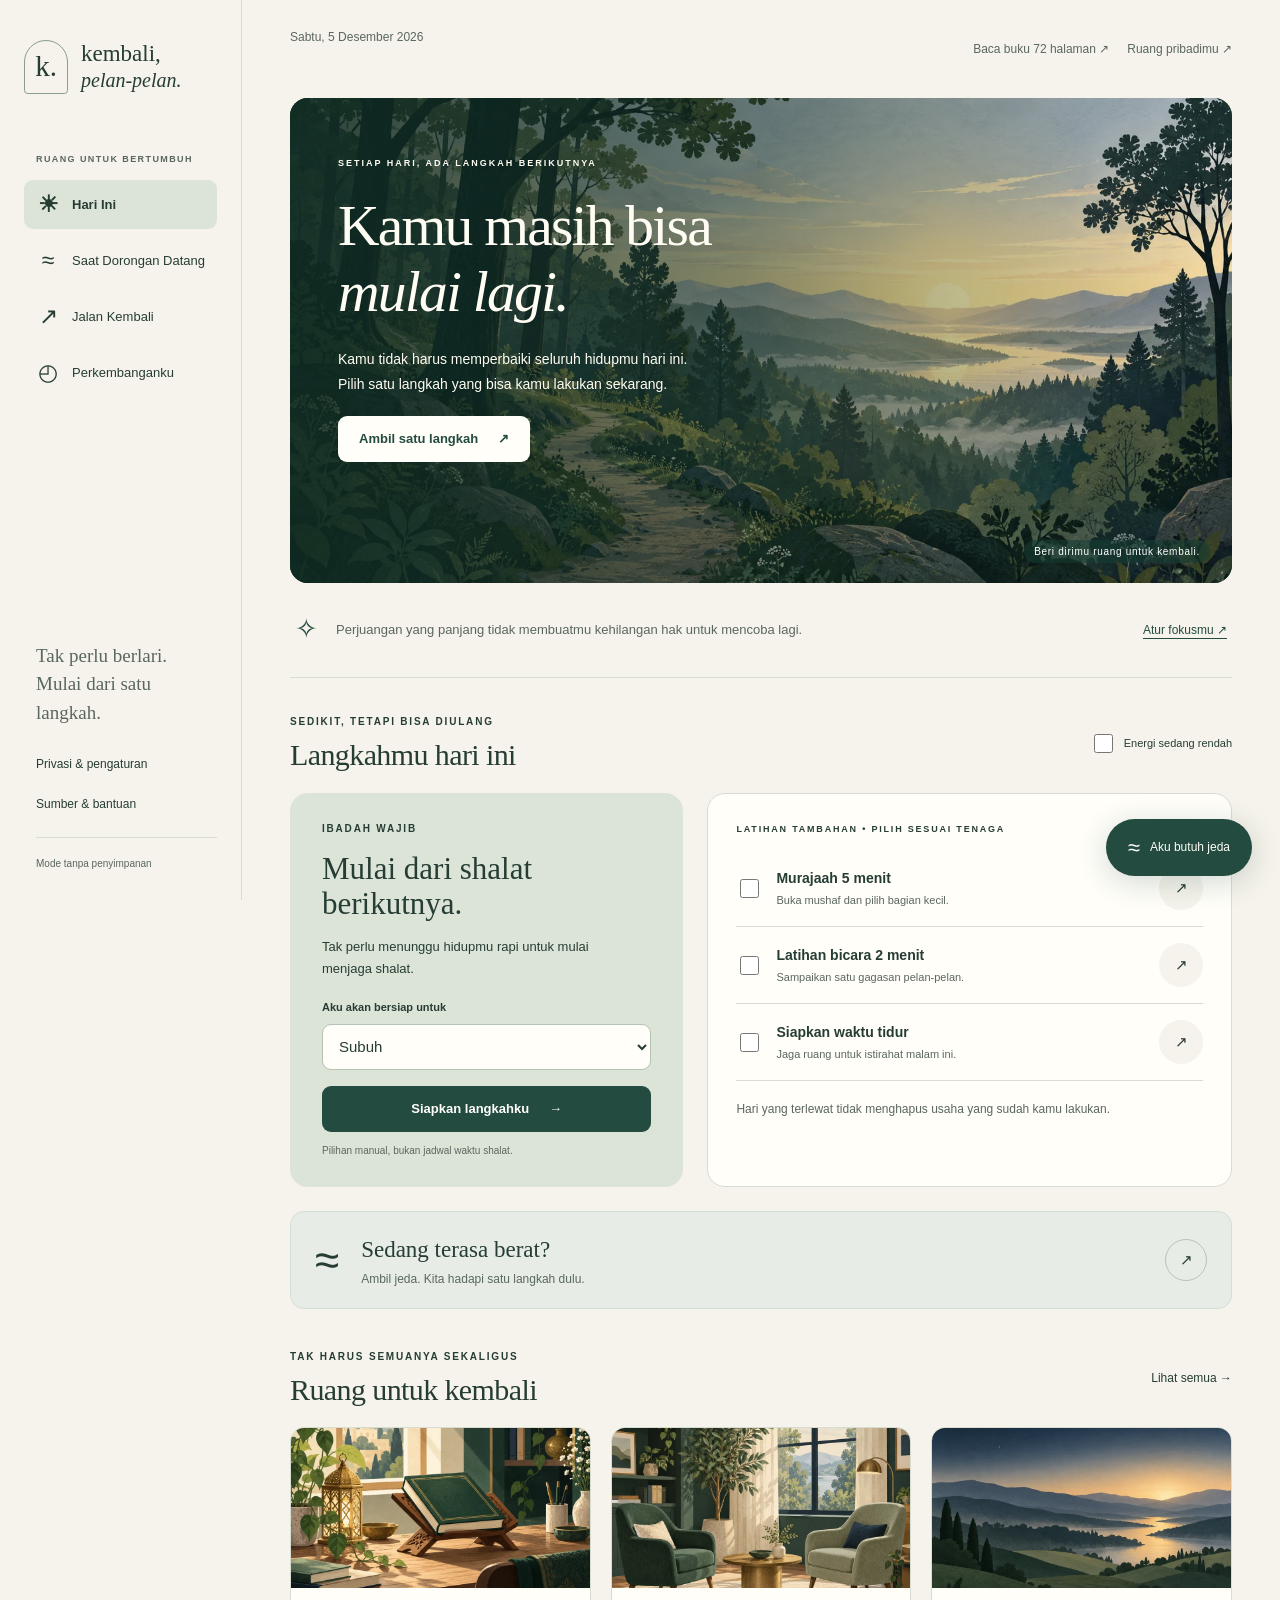
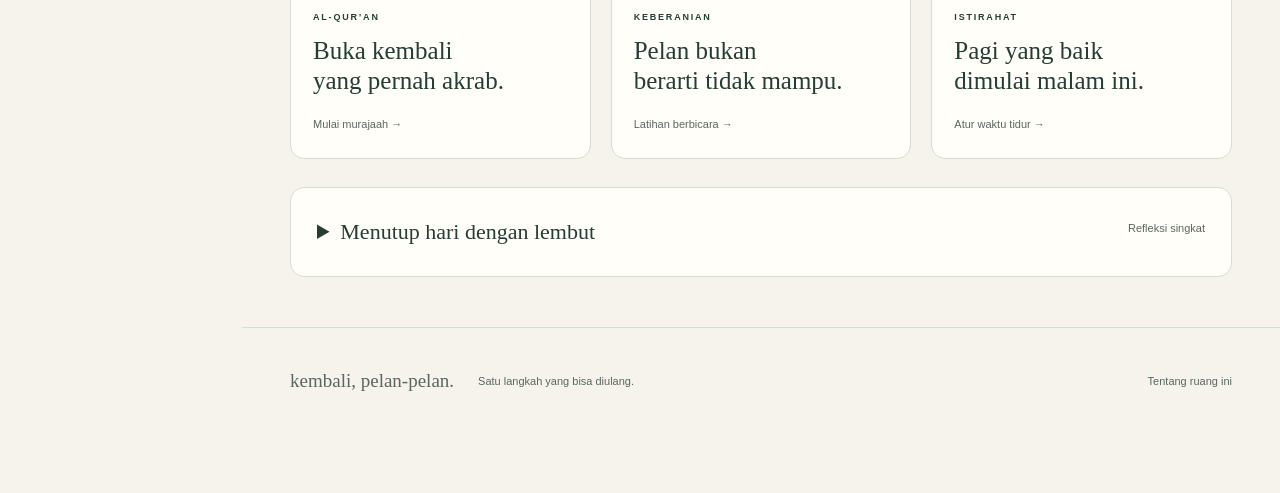
<file: index.html>
<!doctype html>
<html lang="id">
<head>
<meta charset="UTF-8">
<meta name="viewport" content="width=device-width, initial-scale=1">
<meta name="color-scheme" content="light">
<meta name="description" content="Ruang pribadi untuk menata ibadah, kebiasaan, keberanian, dan kejernihan pikiran.">
<title>Kembali, Pelan-Pelan</title>
<link rel="stylesheet" href="styles.css">
<script src="app.js" defer></script>
</head>
<body>
<a class="skip" href="#main">Lewati ke isi</a>
<aside class="sidebar">
  <a class="brand" href="#today" aria-label="Kembali, Pelan-Pelan — beranda"><span class="brand-mark" aria-hidden="true">k.</span><span id="brand-title">kembali,<br><em>pelan-pelan.</em></span></a>
  <span class="eyebrow sidebar-label">RUANG UNTUK BERTUMBUH</span>
  <nav aria-label="Navigasi utama">
    <a href="#today" data-nav="today"><span aria-hidden="true">☀</span><span>Hari Ini</span></a>
    <a href="#pause" data-nav="pause"><span aria-hidden="true">≈</span><span>Saat Dorongan Datang</span></a>
    <a href="#journey" data-nav="journey"><span aria-hidden="true">↗</span><span>Jalan Kembali</span></a>
    <a href="#progress" data-nav="progress"><span aria-hidden="true">◴</span><span>Perkembanganku</span></a>
  </nav>
  <div class="sidebar-bottom"><p>Tak perlu berlari.<br>Mulai dari satu langkah.</p><a href="#settings">Privasi & pengaturan</a><a href="#help">Sumber & bantuan</a><span id="storage-badge">Mode tanpa penyimpanan</span></div>
</aside>
<div class="page-shell">
<header class="topbar"><span id="date-label"></span><div class="top-links"><a class="quiet-link" href="book/index.html">Baca buku 72 halaman <span aria-hidden="true">↗</span></a><a class="quiet-link" href="#settings">Ruang pribadimu <span aria-hidden="true">↗</span></a></div></header>
<main id="main" tabindex="-1">
<section id="today" class="view" aria-labelledby="today-title">
  <div class="hero">
    <img src="assets/hero.webp" alt="Jalan kecil di antara pepohonan menuju cahaya fajar." fetchpriority="high">
    <div class="hero-shade"></div>
    <div class="hero-content"><span class="eyebrow">SETIAP HARI, ADA LANGKAH BERIKUTNYA</span><h1 id="today-title">Kamu masih bisa<br><em>mulai lagi.</em></h1><p>Kamu tidak harus memperbaiki seluruh hidupmu hari ini. Pilih satu langkah yang bisa kamu lakukan sekarang.</p><a class="button light" href="#daily-plan">Ambil satu langkah <span aria-hidden="true">↗</span></a></div>
    <span class="hero-caption">Beri dirimu ruang untuk kembali.</span>
  </div>
  <div class="welcome-note"><span aria-hidden="true">✧</span><p>Perjuangan yang panjang tidak membuatmu kehilangan hak untuk mencoba lagi.</p><button class="text-button" id="open-onboarding">Atur fokusmu ↗</button></div>
  <div class="section-heading" id="daily-plan"><div><span class="eyebrow">SEDIKIT, TETAPI BISA DIULANG</span><h2>Langkahmu hari ini</h2></div><label class="switch-label"><input type="checkbox" id="low-energy"> Energi sedang rendah</label></div>
  <div class="daily-grid">
    <article class="prayer-card"><span class="eyebrow">IBADAH WAJIB</span><h3>Mulai dari shalat<br>berikutnya.</h3><p>Tak perlu menunggu hidupmu rapi untuk mulai menjaga shalat.</p><label for="next-prayer">Aku akan bersiap untuk</label><select id="next-prayer"><option>Subuh</option><option>Zuhur</option><option>Asar</option><option>Magrib</option><option>Isya</option></select><a href="#prayer" class="button">Siapkan langkahku <span aria-hidden="true">→</span></a><small>Pilihan manual, bukan jadwal waktu shalat.</small></article>
    <article class="daily-tasks"><span class="eyebrow">LATIHAN TAMBAHAN • PILIH SESUAI TENAGA</span><div id="task-list"></div><p class="soft-note">Hari yang terlewat tidak menghapus usaha yang sudah kamu lakukan.</p></article>
  </div>
  <a href="#pause" class="pause-strip"><span class="wave-symbol" aria-hidden="true">≈</span><span><strong>Sedang terasa berat?</strong><small>Ambil jeda. Kita hadapi satu langkah dulu.</small></span><span class="round-arrow" aria-hidden="true">↗</span></a>
  <div class="section-heading"><div><span class="eyebrow">TAK HARUS SEMUANYA SEKALIGUS</span><h2>Ruang untuk kembali</h2></div><a href="#journey" class="quiet-link">Lihat semua →</a></div>
  <div class="feature-grid">
    <a class="feature" href="#quran"><img src="assets/quran.webp" alt="" loading="lazy"><div><span class="eyebrow">AL-QUR’AN</span><h3>Buka kembali<br>yang pernah akrab.</h3><span>Mulai murajaah →</span></div></a>
    <a class="feature" href="#speak"><img src="assets/conversation.webp" alt="" loading="lazy"><div><span class="eyebrow">KEBERANIAN</span><h3>Pelan bukan<br>berarti tidak mampu.</h3><span>Latihan berbicara →</span></div></a>
    <a class="feature" href="#sleep"><img src="assets/sleep.webp" alt="" loading="lazy"><div><span class="eyebrow">ISTIRAHAT</span><h3>Pagi yang baik<br>dimulai malam ini.</h3><span>Atur waktu tidur →</span></div></a>
  </div>
  <details class="journal"><summary>Menutup hari dengan lembut <span>Refleksi singkat</span></summary><label for="evening-note">Apa satu hal yang sudah cukup baik hari ini?</label><textarea id="evening-note" rows="3" maxlength="3000" placeholder="Tidak perlu pencapaian besar."></textarea><button class="button" id="save-evening">Catat refleksi</button><small class="session-hint"></small></details>
</section>
<section id="pause" class="view" hidden aria-labelledby="pause-title">
  <div class="page-intro"><span class="eyebrow">BERI JARAK ANTARA DORONGAN DAN TINDAKAN</span><h1 id="pause-title">Kita berhenti<br><em>sebentar.</em></h1><p>Ada dorongan yang sedang muncul. Kamu bisa memberi jeda sebelum bertindak. Kamu tidak harus menyelesaikan semuanya sekaligus.</p></div>
  <div class="split-layout"><div class="stack">
    <article class="panel"><span class="step-number">01</span><h2>Kenali, tanpa menghakimi.</h2><label for="trigger">Apa yang sedang terasa? <small>(opsional, tidak dicatat)</small></label><select id="trigger"><option>Belum tahu</option><option>Bosan</option><option>Kesepian</option><option>Stres</option><option>Sulit tidur</option><option>Terpapar konten</option><option>Sedang menghindari tugas</option></select><p>Rasa yang muncul bukan perintah yang harus kamu ikuti.</p></article>
    <article class="panel"><span class="step-number">02</span><h2>Ubah keadaan sekitar.</h2><ul class="calm-list"><li>Tutup konten pemicu dan letakkan perangkat di luar jangkauan.</li><li>Pindah dari tempat yang biasanya membuat pola itu berulang.</li><li>Pilih ruang yang aman dan lebih terbuka.</li><li>Hubungi orang yang kamu percaya jika kamu nyaman.</li></ul><p class="soft-note">Boleh tinggalkan halaman ini jika menjauh dari perangkat lebih membantu.</p></article>
    <article class="panel"><span class="step-number">03</span><h2>Pilih satu kegiatan pengganti.</h2><div class="choice-grid" id="replacement-choices"><button>Jalan sebentar</button><button>Minum air</button><button>Rapikan satu sudut</button><button>Kirim pesan ke teman</button><button>Baca beberapa halaman</button><button>Berwudhu jika perlu</button></div><p id="replacement-feedback" aria-live="polite">Pilih yang paling mudah dilakukan sekarang.</p></article>
  </div><div class="stack">
    <article class="timer-panel"><img src="assets/waves.webp" alt="Ombak lembut di laut yang tenang."><div class="timer-content"><span class="eyebrow">WAKTU UNTUK MEMBERI JEDA</span><div class="timer-readout" id="pause-clock" role="timer" aria-label="Sisa waktu jeda">05:00</div><label for="pause-duration">Durasi jeda</label><select id="pause-duration"><option value="2">2 menit</option><option value="5" selected>5 menit</option><option value="10">10 menit</option></select><div class="button-row"><button class="button" id="pause-start">Mulai jeda</button><button class="button secondary" id="pause-stop">Hentikan</button></div><p id="pause-timer-status" aria-live="polite">Kamu boleh berhenti atau memilih langkah lain kapan pun.</p><small>Berakhirnya timer bukan jaminan dorongan hilang.</small></div></article>
    <article class="panel"><h3>Bagaimana sekarang?</h3><div class="choice-stack" id="feeling-choices"><button data-feeling="lighter">Sedikit lebih ringan</button><button data-feeling="same">Masih sama</button><button data-feeling="support">Aku perlu dukungan lain</button></div><p id="feeling-feedback" aria-live="polite"></p></article>
  </div></div>
  <details class="journal" id="restart-details"><summary>Jika tadi sudah terulang <span>Kembali ke langkah berikutnya</span></summary><div class="restart-layout"><img src="assets/restart.webp" alt="Tunas kecil tumbuh setelah hujan." loading="lazy"><div><p>Yang terjadi perlu diakui, tetapi tidak harus menentukan tindakanmu berikutnya.</p><ol class="calm-list"><li>Hentikan kelanjutannya sekarang.</li><li>Ambil jeda tanpa menghina diri.</li><li>Kenali pemicunya hanya jika itu membantu.</li><li>Pilih satu perubahan lingkungan untuk kesempatan berikutnya.</li><li>Kembali ke rutinitas dan ibadah berikutnya.</li></ol><p>Jika pola ini terus sulit dikendalikan dan mengganggu hidupmu, kamu boleh mencari bantuan psikolog atau psikiater yang menghormati nilai-nilaimu.</p><a href="#help" class="quiet-link">Pilihan dukungan →</a></div></div></details>
</section>
<section id="journey" class="view" hidden aria-labelledby="journey-title">
  <div class="page-intro"><span class="eyebrow">SATU ARAH, LANGKAH YANG BERBEDA</span><h1 id="journey-title">Jalan kembali<br><em>milikmu.</em></h1><p>Mulai dari ruang yang paling kamu butuhkan. Kamu tidak harus menyelesaikan semuanya hari ini.</p></div>
  <div id="module-grid" class="module-grid"></div>
  <a class="reading-invite" href="#guide"><span class="eyebrow">PANDUAN LENGKAP</span><h2>Mulai memahami polanya,<br>lalu bangun jalan pulang.</h2><p>Bacaan mendalam tentang pornografi dan onani, shalat, keberanian berbicara, hafalan, tidur, dan berpikir jernih.</p><strong>Buka seluruh panduan ↗</strong></a>
  <div class="section-heading"><div><span class="eyebrow">PETA FLEKSIBEL, BUKAN BATAS WAKTU</span><h2>Empat minggu untuk mengenali ritmemu</h2></div></div>
  <p>Menjaga shalat lima waktu menjadi perhatian sejak awal. Semua modul boleh dipakai kapan pun. Peta ini bisa diperlambat, diulang, atau disesuaikan; bukan program yang menjanjikan kesembuhan.</p><div class="weeks" id="week-list"></div>
  <a class="letter-invite" href="#letter"><span class="eyebrow">SEBUAH SURAT UNTUKMU</span><h2>Untuk kamu yang lelah<br>memulai dari awal.</h2><span>Baca ketika kamu siap ↗</span></a>
</section>
<section id="prayer" class="view" hidden aria-labelledby="prayer-title">
  <a class="back-link" href="#journey">← Jalan Kembali</a><div class="module-hero"><div><span class="eyebrow">MENJAGA SHALAT</span><h1 id="prayer-title">Datanglah.<br><em>Mulai bersiap.</em></h1><p>Kamu tidak perlu menunggu hidupmu rapi untuk mulai menjaga shalat. Arah yang dijaga tetap lima waktu; langkah terdekat adalah bersiap untuk shalat berikutnya.</p></div><img src="assets/prayer.webp" alt="Sajadah di ruang tenang dengan cahaya dari jendela."></div>
  <div class="two-columns"><article class="panel"><h2>Kurangi hambatannya.</h2><ul class="calm-list"><li>Siapkan pakaian dan tempat yang bersih.</li><li>Letakkan perangkat agar tidak mengalihkan perhatian.</li><li>Rencanakan jeda dari pekerjaan.</li><li>Hubungkan persiapan dengan rutinitas yang sudah ada.</li></ul><p>Jadwal waktu mengikuti lokasi dan panduan setempat. Halaman ini tidak menghitung waktu shalat.</p></article><article class="panel"><h2>Sesudah shalat</h2><p>Ambil waktu sebentar untuk hadir. Tidak perlu mengubah pengalaman ini menjadi penilaian tentang seberapa baik dirimu.</p><p>Jika ada pertanyaan tentang bersuci, shalat yang terlewat, atau hukum fikih, tanyakan kepada guru agama yang tepercaya.</p><a href="#letter" class="quiet-link">Baca pengingat lembut →</a></article></div>
  <article class="panel"><div class="section-heading"><div><h2>Catatan lima waktu</h2><p>Opsional, privat, dan bukan skor kesalehan.</p></div><label class="switch-label"><input type="checkbox" id="prayer-tracker-enabled"> Tampilkan catatan</label></div><div id="prayer-checks" hidden class="prayer-checks"></div><small class="session-hint"></small></article>
</section>
<section id="quran" class="view" hidden aria-labelledby="quran-title">
  <a class="back-link" href="#journey">← Jalan Kembali</a><div class="module-hero"><div><span class="eyebrow">MURAJAAH JUZ 30</span><h1 id="quran-title">Temukan lagi<br><em>yang pernah akrab.</em></h1><p>Gunakan mushafmu sendiri untuk memastikan bacaan. Tidak ada target harus hafal satu juz dalam waktu tertentu.</p></div><img src="assets/quran.webp" alt="Mushaf tertutup di atas dudukan buku di meja belajar."></div>
  <div class="two-columns"><article class="panel"><h2>Bagian kecil untuk hari ini</h2><label for="surah-select">Pilih surah</label><select id="surah-select"></select><label for="verse-part">Ayat atau bagian yang ingin diulang</label><input id="verse-part" placeholder="Contoh: ayat 1–3" maxlength="100"><label for="quran-duration">Durasi rencana</label><select id="quran-duration"><option value="5">5 menit</option><option value="10">10 menit</option><option value="15">15 menit</option></select><div class="timer-small" id="quran-clock" role="timer">05:00</div><div class="button-row"><button class="button" id="quran-start">Mulai murajaah</button><button class="button secondary" id="quran-stop">Hentikan</button></div><p id="quran-timer-status" aria-live="polite">Baca, ulang, coba tanpa melihat, lalu periksa.</p><button class="text-button" id="quran-log" disabled>Catat sesi selesai</button></article>
  <article class="panel"><h2>Ulangi dengan teliti.</h2><ol class="calm-list"><li>Baca bagian pendek sambil melihat mushaf.</li><li>Ulangi perlahan.</li><li>Coba tanpa melihat.</li><li>Periksa kembali dengan mushaf.</li><li>Catat bagian yang sering tertukar.</li><li>Ulang pada kesempatan berikutnya.</li></ol><label for="surah-status">Status surah — penilaian mandiri</label><select id="surah-status"><option>Belum dipetakan</option><option>Sedang diulang</option><option>Perlu penguatan</option><option>Sudah disetorkan</option></select><label for="surah-note">Bagian yang perlu diperhatikan</label><textarea id="surah-note" maxlength="2000" rows="2"></textarea><label for="quran-next">Rencana mengulang berikutnya (opsional)</label><input id="quran-next" type="date"><button class="button secondary" id="save-surah">Catat rencana</button><p class="soft-note">Setorkan kepada guru atau pendamping yang bisa memeriksa bacaan. Aplikasi ini tidak menilai tajwid atau hafalan.</p></article></div>
</section>
<section id="speak" class="view" hidden aria-labelledby="speak-title">
  <a class="back-link" href="#journey">← Jalan Kembali</a><div class="module-hero"><div><span class="eyebrow">LATIHAN BERBICARA</span><h1 id="speak-title">Suaramu boleh<br><em>mengambil ruang.</em></h1><p>Kamu boleh berbicara perlahan. Jeda bukan kegagalan. Latihan ini sukarela; pilih tahap yang terasa cukup aman.</p></div><img src="assets/conversation.webp" alt="Dua kursi di ruang percakapan yang hangat."></div>
  <div class="two-columns"><article class="panel"><h2>Satu gagasan, satu latihan</h2><label for="speaking-need">Yang ingin kubantu</label><select id="speaking-need"><option>Sulit menyusun pikiran</option><option>Takut dinilai</option><option>Tegang dalam percakapan serius</option><option>Gugup di depan banyak orang</option><option>Hambatan kelancaran bicara</option></select><p id="speaking-guidance" class="soft-note"></p><label for="speaking-level">Tahap latihan</label><select id="speaking-level"><option value="15">Satu kalimat • 15 detik</option><option value="30">Jelaskan satu benda • 30 detik</option><option value="60">Sampaikan pendapat • 60 detik</option><option value="120">Percakapan dengan orang tepercaya • 2 menit</option><option value="180">Kelompok kecil • 3 menit</option><option value="180">Presentasi singkat • 3 menit</option></select><p id="speaking-prompt">Coba ucapkan: “Hari ini aku ingin belajar berbicara lebih tenang.”</p><label for="speaking-notes">Tiga poin yang ingin disampaikan</label><textarea id="speaking-notes" rows="4" maxlength="2000" placeholder="Inti, alasan, dan contoh."></textarea><div class="timer-small" id="speak-clock" role="timer">00:15</div><div class="button-row"><button class="button" id="speak-start">Mulai latihan</button><button class="button secondary" id="speak-stop">Hentikan</button></div><p id="speak-timer-status" aria-live="polite">Tidak ada rekaman atau penilaian otomatis.</p><label for="speaking-reflection">Apa yang tadi sudah cukup jelas?</label><textarea id="speaking-reflection" rows="2" maxlength="2000"></textarea><button class="button secondary" id="speak-log">Catat satu latihan</button></article>
  <div class="stack"><article class="panel"><span class="eyebrow">KERANGKA SEDERHANA</span><h2>Inti → Alasan<br>→ Contoh → Penutup</h2><p>“Saya mengusulkan … karena … Misalnya … Jadi langkah berikutnya …”</p></article><article class="panel"><h3>Kalimat untuk memberi ruang</h3><ul class="quote-list"><li>“Beri saya sebentar untuk merangkai jawabannya.”</li><li>“Inti yang ingin saya sampaikan adalah…”</li><li>“Saya ingin memastikan saya memahami pertanyaannya.”</li><li>“Ada dua hal yang menurut saya perlu dibahas.”</li></ul><p>Jika hambatan bicara menetap, evaluasi oleh terapis wicara atau tenaga kesehatan yang sesuai dapat membantu memahami kebutuhanmu. Tidak semua hambatan bicara disebabkan kurang percaya diri.</p></article></div></div>
</section>
<section id="sleep" class="view" hidden aria-labelledby="sleep-title">
  <a class="back-link" href="#journey">← Jalan Kembali</a><div class="module-hero"><div><span class="eyebrow">TIDUR & PAGI</span><h1 id="sleep-title">Rawat malammu.<br><em>Sambut pagimu.</em></h1><p>Bangun pukul 03.00 bisa menjadi pilihan, tetapi tubuhmu tetap membutuhkan tidur yang cukup. Mulai dengan jadwal yang realistis dan persiapan untuk Subuh.</p></div><img src="assets/sleep.webp" alt="Langit malam perlahan berubah menjadi fajar."></div>
  <div class="two-columns"><article class="panel"><h2>Rencanakan jendela tidur</h2><form id="sleep-form"><div class="two-fields"><div><label for="bedtime">Mulai tidur</label><input id="bedtime" type="time" value="20:00" required></div><div><label for="wake-time">Bangun</label><input id="wake-time" type="time" value="04:00" required></div></div><label for="sleep-latency">Perkiraan waktu mulai terlelap (menit)</label><input id="sleep-latency" type="number" min="0" max="180" value="20" required><button class="button" type="submit">Periksa rencana</button></form><div id="sleep-result" class="result-box" aria-live="polite">Masukkan rencana untuk melihat perkiraan durasinya.</div><button class="button secondary" id="save-sleep" disabled>Catat rencana tidur</button><p class="soft-note">Ini perkiraan, bukan pengukuran tidur. Waktu terjaga di tengah malam belum diperhitungkan.</p></article><article class="panel"><h2>Jangan mengorbankan istirahat.</h2><p>Panduan CDC untuk usia 18–60 tahun menyebut setidaknya 7 jam tidur per malam. Kebutuhan tiap orang berbeda; kualitas tidur juga penting.</p><ul class="calm-list"><li>Jika jadwal terlalu sempit, majukan waktu tidur atau sesuaikan jam bangun.</li><li>Siapkan alarm perangkat untuk Subuh sesuai waktu setempat.</li><li>Kurangi penggunaan perangkat menjelang tidur bila membantu.</li><li>Sesuaikan tahajud dengan kondisi dan kecukupan istirahat.</li></ul><p>Halaman HTML ini tidak dapat membunyikan alarm ketika browser ditutup.</p><a href="#help" class="quiet-link">Sumber panduan tidur →</a></article></div>
</section>
<section id="think" class="view" hidden aria-labelledby="think-title">
  <a class="back-link" href="#journey">← Jalan Kembali</a><div class="module-hero"><div><span class="eyebrow">KEJERNIHAN PIKIRAN</span><h1 id="think-title">Pahami lebih baik.<br><em>Bertindak lebih sadar.</em></h1><p>Latih keterampilan yang bisa kamu ulang: membaca dengan tujuan, mengingat kembali, membedakan fakta dari dugaan, dan memilih langkah berikutnya.</p></div><img src="assets/thinking.webp" alt="Buku catatan terbuka di meja dengan cahaya alami."></div>
  <div class="two-columns"><article class="panel"><h2>Baca. Tutup. Ceritakan kembali.</h2><p>Baca satu bagian pendek, lalu tutup bacaan sebelum menulis.</p><label for="think-recall">Tiga hal yang kuingat</label><textarea id="think-recall" rows="4" maxlength="3000"></textarea><label for="think-question">Satu pertanyaan yang masih kumiliki</label><textarea id="think-question" rows="2" maxlength="2000"></textarea><label for="think-apply">Satu penerapan kecil hari ini</label><textarea id="think-apply" rows="2" maxlength="2000"></textarea><button class="button" id="save-thinking">Catat latihan belajar</button><p class="soft-note">Latihan ini tidak menilai atau menjanjikan peningkatan IQ.</p></article><article class="panel"><h2>Sebelum mengambil keputusan</h2><div id="decision-fields"></div><button class="button secondary" id="save-decision">Catat pertimbangan</button></article></div>
</section>
<section id="guide" class="view" hidden aria-labelledby="guide-title">
  <a class="back-link" href="#journey">← Jalan Kembali</a>
  <div class="page-intro"><span class="eyebrow">BACA PELAN, TERAPKAN SATU BAGIAN</span><h1 id="guide-title">Panduan untuk<br><em>perjalanan panjang.</em></h1><p>Perubahan yang sudah lama diinginkan jarang selesai oleh satu kalimat pengingat. Bagian ini membantumu memahami pola, menyiapkan tindakan, dan meninjau hasilnya tanpa mempermalukan diri.</p></div>
  <nav class="guide-index" aria-label="Daftar isi panduan"><a href="#guide-pattern">01 Pola pornografi & onani</a><a href="#guide-prayer">02 Shalat yang terasa berat</a><a href="#guide-speech">03 Berbicara saat serius</a><a href="#guide-memory">04 Menghidupkan hafalan</a><a href="#guide-morning">05 Bangun dini & tidur</a><a href="#guide-clarity">06 Berpikir lebih tajam</a><a href="#guide-plan">07 Rencana 28 hari</a></nav>
  <div class="guide-content">
  <article id="guide-pattern" class="guide-article"><span class="eyebrow">01 / MEMAHAMI POLA</span><h2>Ketika pornografi dan onani terasa terus berulang</h2><p>Puluhan tahun mengulang sebuah perilaku dapat membuatmu merasa tidak punya pilihan. Namun, menuduh diri “rusak” sering justru menutup kesempatan untuk memahami apa yang terjadi. Mulailah dari pertanyaan yang lebih berguna: <em>situasi apa yang paling sering mendahului perilaku itu?</em> Dorongan seksual sendiri bukan diagnosis. Perhatikan apakah ada kehilangan kendali dan dampak pada pekerjaan, relasi, ibadah, tidur, atau kehidupan sehari-hari.</p>
  <h3>Kenali rangkaian sebelum kejadian</h3><p>Contohnya: lelah setelah bekerja → sendirian dengan ponsel di kamar → membuka media sosial tanpa tujuan → menemukan pemicu → melanjutkan karena merasa “sudah terlanjur”. Contoh lain: cemas menghadapi tugas sulit → menunda pekerjaan → mencari pelarian cepat. Rangkaian ini bukan pembenaran; ia menunjukkan titik tempat kamu dapat mengubah keadaan sebelum dorongan menjadi lebih kuat.</p>
  <div class="guide-example"><strong>Coba tulis tiga hal, tanpa detail seksual:</strong><ol><li>Kapan dan di mana aku paling rentan?</li><li>Perasaan atau kebutuhan apa yang muncul sebelumnya?</li><li>Satu perubahan lingkungan apa yang bisa kulakukan lebih awal?</li></ol></div>
  <h3>Buat hambatan praktis</h3><p>Jauhkan ponsel dari tempat tidur, hentikan akun atau aliran konten yang sering memicu, dan tentukan kegiatan pengganti yang siap dipakai. Jika malam adalah waktu tersulit, rencanakan akhir hari sebelum lelah datang: tempat mengisi daya ponsel, jam tidur, dan hal sederhana yang akan kamu kerjakan bila gelisah. Tujuannya bukan menguji kekuatan tekad sepanjang malam, melainkan mengurangi kesempatan pola lama berjalan otomatis.</p>
  <h3>Jika dorongan muncul sekarang</h3><p>Namai dorongannya; letakkan perangkat; pindah ke tempat lebih terbuka; beri jeda singkat; lalu pilih satu aktivitas yang tidak berkaitan dengan layar. Sesudahnya, periksa keadaanmu. Dorongan mungkin belum hilang. Kamu boleh meminta dukungan atau mengubah tempat lagi. <a href="#pause">Buka bantuan cepat →</a></p>
  <h3>Jika terulang</h3><p>Hentikan kelanjutannya tanpa menghukum diri. Hindari keputusan “karena sudah terjadi, sekalian saja”. Setelah lebih tenang, lihat satu titik dari rangkaian tadi yang bisa diubah. Kembali ke tugas dan shalat berikutnya. Ukur perubahan dari kemampuan mengenali pola, meminta bantuan, dan kembali bertindak; jangan jadikan hitungan hari satu-satunya ukuran diri.</p><p>Bila pola terus terasa sulit dikendalikan atau menyebabkan penderitaan dan gangguan nyata, pertimbangkan psikolog atau psikiater yang menghormati nilai-nilaimu. Kamu tidak harus memberi diagnosis kepada dirimu sendiri untuk mencari bantuan.</p></article>
  <article id="guide-prayer" class="guide-article"><span class="eyebrow">02 / MENJAGA SHALAT</span><h2>Ketika shalat terasa berat</h2><p>Rasa berat bisa muncul bersama lelah, rasa bersalah, jadwal yang kacau, atau kebiasaan menunda. Kamu tidak perlu menunggu semua perasaan itu hilang untuk bersiap. Arah yang dijaga tetap shalat lima waktu. Tanyakan: “Apa hambatan paling dekat sebelum shalat berikutnya?” Mungkin pakaian belum siap, pekerjaan belum diberi jeda, atau ponsel terus menarik perhatian.</p><h3>Siapkan sebelum waktunya mendesak</h3><p>Letakkan perlengkapan di tempat yang mudah dijangkau. Tentukan kapan kamu berhenti dari pekerjaan. Gunakan jadwal shalat yang sesuai lokasi dari sumber tepercaya; halaman ini tidak menghitung waktunya. Bila kamu sering menunda, buat tindakan pertama yang kecil: berdiri, tinggalkan layar, dan menuju tempat bersuci. Setelah itu lanjutkan persiapan shalat.</p><div class="guide-example"><strong>Contoh rencana sederhana</strong><p>“Saat pengingat waktu shalat berbunyi, aku akan menyimpan pekerjaan, meletakkan ponsel, lalu bersiap.” Perhatikan apakah rencana ini cocok dengan keadaanmu; ubah bila ada hambatan nyata.</p></div><p>Jika ada shalat yang terlewat, jangan gunakan penyesalan sebagai alasan menjauhi shalat berikutnya. Untuk pertanyaan fikih tentang qada, bersuci, atau keadaan khusus, mintalah penjelasan guru agama yang tepercaya. Tracker di aplikasi ini hanya catatan pribadi dan tidak menilai ibadahmu.</p></article>
  <article id="guide-speech" class="guide-article"><span class="eyebrow">03 / SUARA DAN KEBERANIAN</span><h2>Berbicara ketika suasana serius atau banyak orang</h2><p>Kesulitan berbicara bisa berbeda-beda: pikiran kosong, takut dinilai, sulit menyusun kalimat, atau hambatan kelancaran bicara. Jangan menganggap semuanya sebagai satu masalah. Sebelum percakapan serius, siapkan satu kalimat inti. Tambahkan alasan dan contoh singkat. Kamu boleh membawa catatan tiga poin; itu alat bantu, bukan kelemahan.</p><h3>Gunakan kerangka empat bagian</h3><p><strong>Inti:</strong> apa yang ingin kamu sampaikan? <strong>Alasan:</strong> mengapa itu penting? <strong>Contoh:</strong> situasi konkret apa yang membantu orang paham? <strong>Penutup:</strong> tindakan atau tanggapan apa yang kamu harapkan?</p><div class="guide-example"><strong>Contoh dalam rapat</strong><p>“Menurut saya tenggatnya perlu ditambah satu hari. Alasannya, pengecekan data belum selesai. Kemarin masih ada tiga berkas yang perlu ditinjau. Saya usulkan kita kirim hasil final besok sore.” Kalimat tidak harus panjang untuk menjadi jelas.</p></div><h3>Latihan bertahap</h3><p>Mulai dengan satu kalimat saat sendiri. Lanjutkan menjelaskan satu benda selama 30 detik, menyampaikan pendapat 60 detik, lalu berbicara dengan orang tepercaya. Setelah cukup nyaman, cobalah kelompok kecil. Ulang tahap yang sama bila perlu. Ketika terhenti, ucapkan: “Beri saya sebentar untuk merangkai jawabannya.” Jeda memberi waktu, bukan bukti kegagalan.</p><p>Jika kesulitan kelancaran bicara menetap, bertambah berat, atau terasa mengganggu, pertimbangkan evaluasi tenaga kesehatan atau terapis wicara. Bila takut dinilai sangat membatasi aktivitas, psikolog juga dapat membantu memahami kebutuhanmu.</p></article>
  <article id="guide-memory" class="guide-article"><span class="eyebrow">04 / MURAJAAH</span><h2>Membuka kembali hafalan juz 30</h2><p>Hafalan yang lama tidak diulang bisa terasa jauh. Mulailah dengan pemetaan, bukan ujian besar. Pilih surah yang dahulu paling akrab. Baca dengan mushaf yang tepercaya, lalu coba menyambung bagian kecil tanpa melihat. Catat ayat yang sering tertukar. Status “sudah bisa” menurut diri sendiri berbeda dari bacaan yang telah diperiksa guru.</p><h3>Pola satu sesi singkat</h3><ol><li>Dua menit membaca dengan melihat mushaf.</li><li>Dua menit mengulang satu bagian pendek.</li><li>Satu menit mencoba tanpa melihat dan memeriksa lagi.</li></ol><p>Waktu itu hanya contoh. Bila bagian tersebut belum kuat, ulang pada sesi berikutnya daripada memaksakan banyak bagian baru. Jadwalkan pengulangan setelah jeda, dan sesekali setorkan kepada guru atau pendamping yang dapat membetulkan bacaan. Aplikasi tidak menilai tajwid dan tidak menyediakan teks ayat yang dihasilkan mesin. <a href="#quran">Buka pendamping murajaah →</a></p><div class="guide-example"><strong>Contoh target yang jelas</strong><p>“Hari ini aku membaca dan mengulang bagian awal An-Naba selama lima menit, lalu menandai bagian yang masih tertukar.” Ini lebih mudah diperiksa daripada target “hafal banyak hari ini”.</p></div></article>
  <article id="guide-morning" class="guide-article"><span class="eyebrow">05 / MALAM DAN PAGI</span><h2>Bangun dini tanpa mengabaikan tidur</h2><p>Keinginan bangun pukul 03.00 perlu dipasangkan dengan waktu tidur yang memadai. Jika kamu tidur pukul 23.00 lalu bangun pukul 03.00, jendela tidurnya hanya empat jam sebelum dikurangi waktu untuk terlelap. Panduan umum CDC untuk orang dewasa usia 18–60 tahun adalah setidaknya tujuh jam per malam. Kebutuhan pribadi dan kualitas tidur tetap perlu diperhatikan.</p><h3>Mulai dari jam tidur</h3><p>Tentukan dulu waktu Subuh di lokasimu dan alasan mengapa ingin bangun lebih awal. Jika pukul 03.00 membuat tidur terlalu singkat, majukan jam tidur secara realistis atau pilih jam bangun yang lebih sesuai. Siapkan perlengkapan pagi pada malam sebelumnya. Gunakan alarm perangkat; halaman web tidak dapat mengandalkan alarm saat browser ditutup.</p><div class="guide-example"><strong>Contoh keputusan</strong><p>“Bila malam ini belum bisa tidur cukup untuk bangun pukul 03.00, aku tetap menyiapkan alarm untuk Subuh dan meninjau ulang jadwal malam besok.” Disiplin yang baik harus dapat dijalani tanpa membahayakan keselamatan saat bekerja atau berkendara.</p></div><p>Tahajud adalah ibadah tambahan. Sesuaikan dengan keadaan dan jangan menjadikannya alasan untuk mengabaikan istirahat atau shalat wajib.</p></article>
  <article id="guide-clarity" class="guide-article"><span class="eyebrow">06 / PIKIRAN YANG JERNIH</span><h2>Melatih cara berpikir dan bertindak</h2><p>“Ingin lebih cerdas” dapat diterjemahkan menjadi kebiasaan yang terlihat: memahami bacaan, mengingat tanpa melihat, mengajukan pertanyaan, dan memeriksa keputusan. Tidak ada satu kebiasaan seksual yang otomatis menentukan kecerdasanmu. Mulailah dari hal yang bisa dilatih.</p><h3>Latihan 15 menit</h3><p>Baca topik pendek selama lima menit. Tutup sumbernya dan tulis tiga hal yang kamu ingat. Buka kembali untuk memeriksa kekeliruan. Tulis satu pertanyaan dan satu cara menerapkan isi bacaan. Cara ini memberi umpan balik yang lebih berguna daripada membaca terus tanpa pernah memeriksa pemahaman.</p><h3>Ketika harus memutuskan</h3><p>Tulis fakta yang diketahui, dugaan yang belum diperiksa, pilihan yang tersedia, dan konsekuensi masing-masing. Lalu pilih langkah kecil yang dapat dievaluasi. Misalnya sebelum menerima tugas baru: “Faktanya tenggat Jumat; dugaanku pekerjaan ini butuh dua hari; aku akan meminta rincian ruang lingkup sebelum menyanggupi.”</p><p>Jaga ruang untuk tidur, belajar, ibadah, dan percakapan yang mendukung. Kejernihan biasanya lebih mudah dipelihara lewat rutinitas yang masuk akal daripada janji menjadi orang yang sepenuhnya baru dalam semalam. <a href="#think">Buka latihan berpikir →</a></p></article>
  <article id="guide-plan" class="guide-article"><span class="eyebrow">07 / 28 HARI YANG FLEKSIBEL</span><h2>Rencana praktik yang bisa diulang</h2><p>Ini peta latihan, bukan janji bahwa persoalan selesai dalam 28 hari. Shalat lima waktu tetap diperhatikan sejak hari pertama. Jika hari tertentu terlewat, lanjutkan tanpa mengulang seluruh program dari nol.</p><div class="plan-grid"><div><strong>Hari 1–7 · Kenali</strong><p>Catat waktu rentan, tempat, dan pemicu tanpa detail yang mempermalukan. Siapkan satu perubahan lingkungan. Pilih satu surah untuk dipetakan.</p></div><div><strong>Hari 8–14 · Stabilkan</strong><p>Ulang murajaah lima menit beberapa kali. Tata jam tidur. Siapkan perlengkapan untuk shalat berikutnya sebelum waktunya mendesak.</p></div><div><strong>Hari 15–21 · Latih</strong><p>Latih satu kalimat saat bicara, lalu kerangka inti–alasan–contoh. Baca satu bagian pendek dan ceritakan kembali.</p></div><div><strong>Hari 22–28 · Tinjau</strong><p>Temukan strategi yang membantu dan yang tidak. Kecilkan target yang berlebihan. Tentukan orang atau profesional yang dapat mendukung bila perlu.</p></div></div><p>Pada setiap hari, cukup pilih hingga tiga latihan tambahan sesuai energi. Bila ada kemunduran, gunakan informasi itu untuk menyesuaikan lingkungan dan meminta bantuan. Kemajuan tidak perlu berbentuk garis lurus.</p></article>
  </div>
  <a class="button" href="#today">Kembali ke satu langkah hari ini →</a>
</section>
<section id="progress" class="view" hidden aria-labelledby="progress-title">
  <div class="page-intro"><span class="eyebrow">CATATAN USAHA, BUKAN NILAI DIRI</span><h1 id="progress-title">Lihat langkah<br><em>yang sudah ada.</em></h1><p>Tidak ada ranking, streak, atau skor iman di sini. Catatan berasal dari yang kamu masukkan sendiri.</p></div>
  <div id="progress-stats" class="stats-grid"></div><p id="progress-empty" class="empty-state"></p>
  <div class="two-columns"><article class="panel"><h2>Catatan terakhir</h2><div id="history-list"></div></article><article class="panel"><h2>Hafalan yang sedang dirawat</h2><div id="surah-progress"></div><h3>Rencana tidur terakhir</h3><p id="sleep-history"></p></article></div>
  <article class="panel"><h2>Refleksi mingguan</h2><div id="weekly-fields"></div><button class="button" id="save-weekly">Catat refleksi minggu ini</button><small class="session-hint"></small></article>
</section>
<section id="letter" class="view" hidden aria-labelledby="letter-title">
  <a class="back-link" href="#journey">← Jalan Kembali</a><article class="letter"><span class="eyebrow">UNTUK DIBACA TANPA TERBURU-BURU</span><h1 id="letter-title">Untuk kamu yang lelah<br><em>memulai dari awal.</em></h1><div id="letter-body"></div><a class="button" href="#today">Pilih satu langkah hari ini →</a></article>
</section>
<section id="settings" class="view" hidden aria-labelledby="settings-title">
  <div class="page-intro"><span class="eyebrow">KENDALI TETAP DI TANGANMU</span><h1 id="settings-title">Ruang yang<br><em>kamu atur sendiri.</em></h1></div>
  <div class="two-columns"><article class="panel"><h2>Penyimpanan & privasi</h2><label class="setting-row"><span><strong>Simpan progres di perangkat ini</strong><small>Opsional. Secara bawaan, catatan hanya ada selama halaman terbuka.</small></span><input id="persist-data" type="checkbox"></label><p>Penyimpanan lokal tidak terenkripsi. Orang yang memakai profil browser yang sama dapat mengaksesnya. Data dapat hilang jika penyimpanan browser dibersihkan; mode privat dapat membatasi penyimpanan.</p><p>Tanpa akun, iklan, pelacak, atau pengiriman catatan. Tautan sumber hanya membuka situs luar saat kamu memilihnya.</p><p id="storage-status" aria-live="polite"></p><button class="button secondary" id="export-data">Ekspor catatan</button><button class="text-button danger" id="delete-data">Hapus data aplikasi ini</button></article><article class="panel"><h2>Tampilan</h2><label class="setting-row"><span><strong>Kurangi animasi</strong><small>Preferensi reduced motion perangkat selalu dihormati.</small></span><input id="reduce-motion" type="checkbox"></label><label class="setting-row"><span><strong>Gunakan judul netral</strong><small>Judul menjadi “Catatan Harian”. Tidak menghapus riwayat browser atau menyembunyikan aktivitas perangkat.</small></span><input id="neutral-title" type="checkbox"></label><button class="button secondary" id="edit-focus">Atur fokus harian</button></article></div>
</section>
<section id="help" class="view" hidden aria-labelledby="help-title">
  <div class="page-intro"><span class="eyebrow">KAMU BOLEH MEMINTA DUKUNGAN</span><h1 id="help-title">Tidak harus<br><em>sendirian.</em></h1><p>Halaman ini adalah pendamping kebiasaan dan refleksi, bukan diagnosis, terapi, atau fatwa.</p></div>
  <div class="two-columns"><article class="panel"><h2>Ketika membutuhkan bantuan lain</h2><p>Jika penggunaan pornografi atau masturbasi terus terasa sulit dikendalikan, mengganggu pekerjaan atau relasi, atau menimbulkan penderitaan berat, pertimbangkan berbicara dengan psikolog atau psikiater yang menghormati nilai-nilaimu.</p><p>Rasa bersalah atau dorongan seksual saja tidak membuktikan adanya gangguan. Penilaian perlu melihat konteks dan dampaknya; aplikasi ini tidak membuat diagnosis.</p><p>Untuk hambatan kelancaran bicara yang menetap, kamu dapat berkonsultasi dengan tenaga kesehatan atau terapis wicara. Untuk kecemasan berbicara, psikolog dapat membantu menilai kebutuhanmu.</p><p>Pendamping agama dan dukungan profesional dapat berjalan berdampingan. Kamu tidak perlu mengungkapkan hal pribadi kepada publik.</p></article><article class="panel"><h2>Sumber & batas konten</h2><ul class="source-list"><li><a href="https://www.cdc.gov/sleep/about/" target="_blank" rel="noopener noreferrer">CDC — About Sleep ↗</a><p>Panduan umum durasi dan kualitas tidur.</p></li><li><a href="https://www.nidcd.nih.gov/health/stuttering" target="_blank" rel="noopener noreferrer">NIDCD — Stuttering ↗</a><p>Informasi hambatan kelancaran bicara dan evaluasi profesional.</p></li><li><a href="https://quran.com/juz/30" target="_blank" rel="noopener noreferrer">Quran.com — Juz 30 ↗</a><p>Rujukan rentang surah. Gunakan mushaf yang tepercaya untuk bacaan.</p></li></ul><p>Tulisan reflektif dan surat merupakan tulisan original, bukan kutipan ayat atau hadis. Tidak ada teks Arab yang dihasilkan dengan ImageGen.</p><small>Ditinjau sumbernya pada 20 Oktober 2026. Belum melalui tinjauan klinis atau ahli agama.</small></article></div>
</section>
</main>
<footer><span>kembali, pelan-pelan.</span><p>Satu langkah yang bisa diulang.</p><a href="#help">Tentang ruang ini</a></footer>
</div>
<a href="#pause" class="floating-pause">≈ <span>Aku butuh jeda</span></a>
<div id="toast" class="toast" role="status" aria-live="polite"></div>
<dialog id="onboarding" aria-labelledby="onboarding-title"><form id="focus-form"><span class="eyebrow">MULAI DARI YANG PALING DIBUTUHKAN</span><h2 id="onboarding-title">Apa fokusmu hari ini?</h2><p>Pilih maksimal dua. Kamu bisa menggantinya kapan saja.</p><div id="focus-options" class="focus-options"></div><p id="focus-error" role="alert"></p><div class="button-row"><button class="button" type="submit">Gunakan fokus ini</button><button class="button secondary" type="button" id="skip-onboarding">Lewati</button></div><p class="soft-note">Tidak perlu nama atau riwayat pribadi. Penyimpanan opsional tersedia di Pengaturan.</p></form></dialog>
<dialog id="confirm-dialog" aria-labelledby="confirm-title"><h2 id="confirm-title"></h2><p id="confirm-description"></p><div class="button-row"><button class="button" id="confirm-yes">Lanjutkan</button><button class="button secondary" id="confirm-no">Batal</button></div></dialog>
<noscript><div class="noscript">Aktifkan JavaScript untuk membuka modul dan memakai pencatatan. Halaman ini tidak mengirim catatan ke internet.</div></noscript>
</body>
</html>
</file>
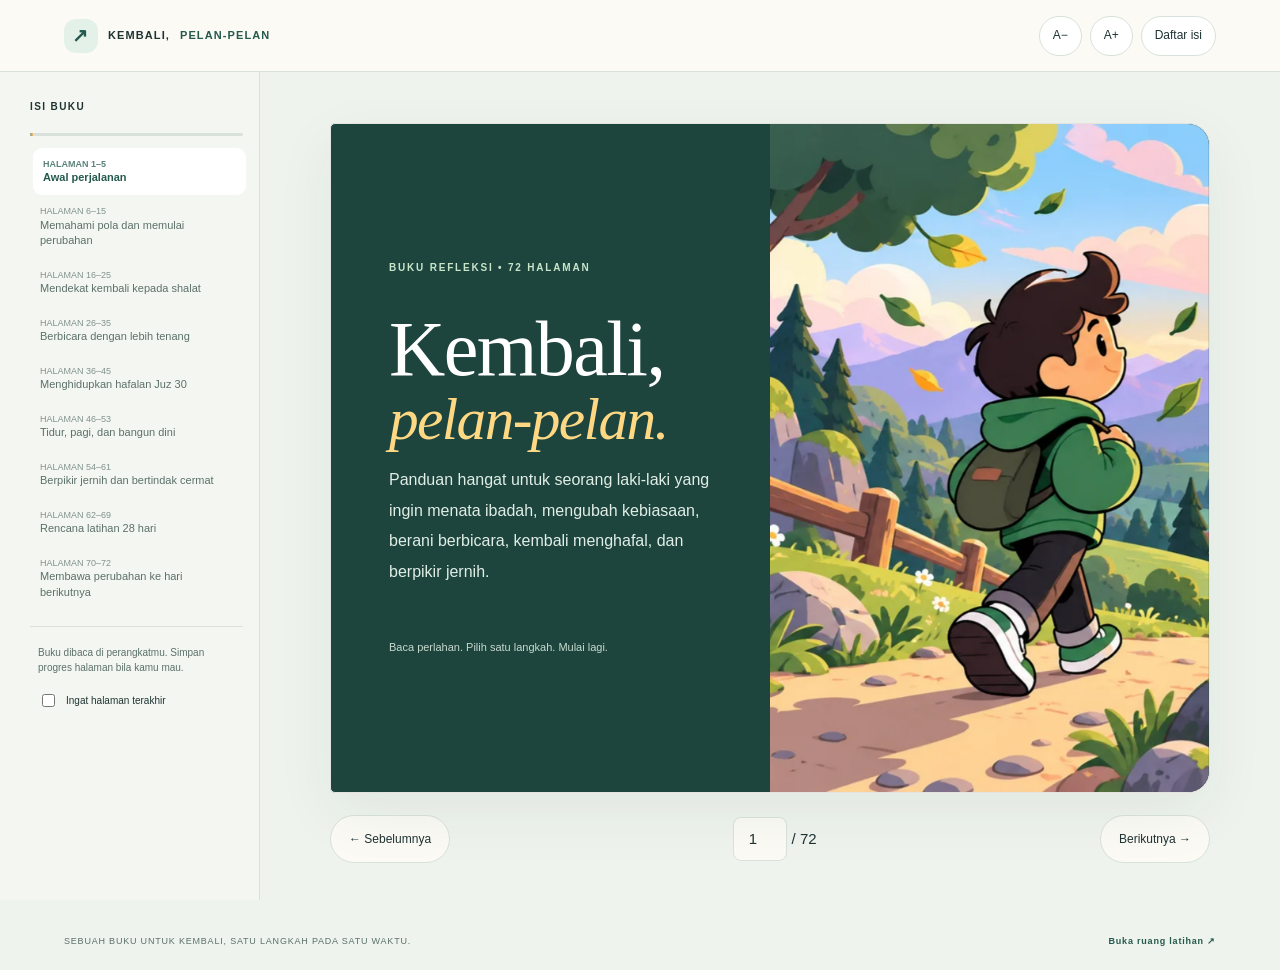
<file: book/index.html>
<!doctype html>
<html lang="id"><head><meta charset="UTF-8"><meta name="viewport" content="width=device-width,initial-scale=1"><meta name="description" content="Buku digital 72 halaman untuk kembali membangun kebiasaan, ibadah, keberanian, dan kejernihan diri."><title>Kembali, Pelan-Pelan — Buku Digital</title><link rel="stylesheet" href="book.css"><script defer src="book.js"></script></head>
<body><a class="skip" href="#page-content">Lewati navigasi</a><header class="topbar"><a class="wordmark" href="#page/1"><span class="brand-dot">↗</span> KEMBALI, <em>PELAN-PELAN</em></a><div class="top-tools"><button id="font-down" aria-label="Perkecil tulisan">A−</button><button id="font-up" aria-label="Perbesar tulisan">A+</button><button id="open-contents" aria-expanded="false">Daftar isi</button></div></header>
<div class="reader"><aside class="contents" id="contents-panel"><div class="contents-head"><strong>ISI BUKU</strong><button id="close-contents" aria-label="Tutup daftar isi">×</button></div><div class="contents-progress"><span id="contents-progress"></span></div><div id="contents-list"></div><div class="reader-note">Buku dibaca di perangkatmu. Simpan progres halaman bila kamu mau.</div><label class="save-label"><input type="checkbox" id="save-book"> Ingat halaman terakhir</label></aside>
<main id="page-content" tabindex="-1"><div id="page-render"></div><nav class="page-controls" aria-label="Navigasi halaman"><button id="previous-page">← <span>Sebelumnya</span></button><label><span class="sr-only">Pilih halaman</span><input id="page-number" type="number" min="1" max="72" value="1"> <span id="page-total">/ 72</span></label><button id="next-page"><span>Berikutnya</span> →</button></nav></main></div><div class="mobile-contents-scrim" id="contents-scrim"></div><div role="status" aria-live="polite" class="toast" id="toast"></div><footer><span>SEBUAH BUKU UNTUK KEMBALI, SATU LANGKAH PADA SATU WAKTU.</span><a href="../index.html">Buka ruang latihan ↗</a></footer></body></html>
</file>
<file: styles.css>
:root{--paper:#f5f3eb;--white:#fffef9;--forest:#234b40;--deep:#173c33;--sage:#dce4d7;--muted:#5a675f;--ink:#263d34;--line:#d7ddd1;--gold:#b39b62;--navy:#283f51;--radius:18px;--shadow:0 12px 40px #1d3b3210}
*{box-sizing:border-box}html{scroll-behavior:smooth;scroll-padding-top:24px}body{margin:0;background:var(--paper);color:var(--ink);font-family:"Segoe UI",Arial,sans-serif;font-size:15px;line-height:1.7}a{color:inherit;text-decoration:none}button,input,select,textarea{font:inherit;color:inherit}button,a,input,select,textarea,summary{-webkit-tap-highlight-color:transparent}button{cursor:pointer}button:disabled{cursor:default;opacity:.55}button:focus-visible,a:focus-visible,input:focus-visible,select:focus-visible,textarea:focus-visible,summary:focus-visible{outline:3px solid #936a28;outline-offset:4px}h1,h2,h3,p{margin-top:0}h1,h2,h3{font-family:Georgia,"Times New Roman",serif;font-weight:400;line-height:1.15}h1{font-size:clamp(38px,4.5vw,68px);letter-spacing:-1.8px;margin-bottom:24px}h2{font-size:30px;letter-spacing:-.6px;margin-bottom:16px}h3{font-size:25px;margin-bottom:14px}h1 em,h2 em{font-weight:400}p{margin-bottom:18px}small{font-size:12px;line-height:1.7}img{display:block;max-width:100%;object-fit:cover}button{border:0}label{display:block;font-size:13px;font-weight:600;margin:14px 0 7px}input:not([type=checkbox]),select,textarea{width:100%;border:1px solid #b6c1b4;background:var(--white);border-radius:9px;padding:11px 12px;min-height:46px}textarea{resize:vertical}input[type=checkbox]{width:19px;height:19px;accent-color:var(--forest);flex-shrink:0}select{cursor:pointer}[hidden]{display:none!important}.eyebrow{font-size:10px;letter-spacing:1.8px;font-weight:700;display:block;line-height:1.6;margin-bottom:14px}.sidebar{position:fixed;inset:0 auto 0 0;width:242px;padding:40px 24px 28px;border-right:1px solid var(--line);display:flex;flex-direction:column;z-index:5;background:var(--paper)}.brand{display:flex;gap:13px;align-items:center;margin-bottom:58px;font-family:Georgia,serif;font-size:23px;line-height:1.14}.brand-mark{width:44px;height:54px;border:1px solid #8a9d8e;border-radius:30px 30px 5px 5px;display:grid;place-items:center;font-size:29px}.brand em{font-size:20px}.sidebar-label{font-size:9px;letter-spacing:1.4px;color:var(--muted);padding-left:12px}.sidebar nav{display:flex;flex-direction:column;gap:7px}.sidebar nav a{display:flex;align-items:center;gap:12px;padding:13px 12px;border-radius:9px;font-size:13px;min-height:48px}.sidebar nav a>span:first-child{font-size:23px;line-height:1;width:24px;text-align:center}.sidebar nav a[aria-current=page]{background:var(--sage);font-weight:600}.sidebar nav a:hover{background:#e4e9dd}.sidebar-bottom{margin-top:auto;padding-left:12px;padding-top:30px;font-size:12px}.sidebar-bottom p{font-family:Georgia,serif;font-size:19px;line-height:1.5;color:var(--muted)}.sidebar-bottom a{display:block;padding:9px 0;min-height:40px}.sidebar-bottom>span{display:block;font-size:10px;color:var(--muted);border-top:1px solid var(--line);padding-top:17px;margin-top:12px}.page-shell{margin-left:242px}.topbar{max-width:1260px;margin:auto;padding:27px 48px;display:flex;justify-content:space-between;gap:16px;font-size:12px;color:var(--muted)}main{max-width:1260px;margin:auto;padding:0 48px;min-height:70vh}main:focus{outline:none}.view{animation:arrive .35s ease-out}.hero{height:485px;position:relative;border-radius:var(--radius);overflow:hidden;color:#fffdf3;background:#345c49}.hero>img,.hero-shade{position:absolute;width:100%;height:100%;inset:0}.hero>img{object-position:50% 52%}.hero-shade{background:linear-gradient(90deg,rgba(15,43,34,.88),rgba(15,43,34,.45) 55%,rgba(15,43,34,.02))}.hero-content{position:relative;padding:58px 48px;max-width:570px}.hero h1{font-size:clamp(42px,4.5vw,66px);margin:22px 0}.hero-content p{max-width:370px;font-size:14px;line-height:1.8;color:#fffdf3}.hero .eyebrow{font-size:9px;letter-spacing:2px}.hero-caption{position:absolute;right:22px;bottom:20px;font-size:10px;letter-spacing:.7px;color:white;background:#173c3399;padding:3px 10px;border-radius:20px}.button{display:inline-flex;align-items:center;justify-content:center;gap:20px;min-height:46px;padding:11px 20px;border-radius:9px;background:var(--forest);color:var(--white);font-size:13px;font-weight:600;border:1px solid transparent;transition:transform .2s,background .2s}.button:hover{background:var(--deep);transform:translateY(-1px)}.button.light{background:var(--white);color:var(--forest)}.button.secondary{background:transparent;border-color:#9eafa0;color:var(--forest)}.button-row{display:flex;gap:10px;flex-wrap:wrap;margin-top:18px}.text-button{background:none;color:var(--forest);min-height:44px;font-size:12px;text-decoration:underline;text-underline-offset:4px;padding:8px 0}.quiet-link,.back-link{font-size:12px;padding:12px 0;display:inline-block}.welcome-note{display:flex;align-items:center;gap:18px;padding:24px 5px;border-bottom:1px solid var(--line);color:var(--muted)}.welcome-note>span{font-size:27px;color:var(--forest)}.welcome-note p{font-size:13px;margin:0;flex:1}.welcome-note button{flex-shrink:0}.section-heading{display:flex;align-items:center;justify-content:space-between;gap:20px;margin:36px 0 20px;scroll-margin-top:24px}.section-heading .eyebrow{margin-bottom:8px}.section-heading h2{margin:0}.switch-label{display:flex;align-items:center;gap:8px;margin:0;font-size:11px;font-weight:400;cursor:pointer;min-height:44px}.daily-grid{display:grid;grid-template-columns:.9fr 1.2fr;gap:24px}.prayer-card{background:var(--sage);padding:28px 32px;border-radius:var(--radius)}.prayer-card h3{font-size:31px}.prayer-card p{font-size:13px;max-width:300px}.prayer-card .button{width:100%;margin:16px 0 10px}.prayer-card label{font-size:11px}.prayer-card small{display:block;color:var(--muted);font-size:10px}.daily-tasks{background:var(--white);border:1px solid var(--line);border-radius:var(--radius);padding:28px}.daily-tasks>.eyebrow{font-size:9px}.task-row{display:flex;align-items:center;gap:14px;padding:16px 0;border-bottom:1px solid var(--line)}.task-row label{display:flex;align-items:center;gap:14px;flex:1;margin:0;cursor:pointer;font-weight:400}.task-row strong{font-size:14px;font-weight:600;display:block}.task-row small{color:var(--muted);font-size:11px;display:block}.task-row a{width:44px;height:44px;display:grid;place-items:center;border-radius:50%;background:var(--paper)}.soft-note{font-size:12px;color:var(--muted);margin:18px 0 0}.pause-strip{display:flex;align-items:center;gap:22px;margin:24px 0 40px;background:#e7ece7;border:1px solid #d4ded6;border-radius:14px;padding:18px 24px}.pause-strip strong{font-family:Georgia,serif;font-size:23px;font-weight:400;display:block}.pause-strip small{display:block;color:var(--muted)}.wave-symbol{font-size:44px;line-height:1}.round-arrow{margin-left:auto;border:1px solid #b6c4b6;width:42px;height:42px;display:grid;place-items:center;border-radius:50%}.feature-grid{display:grid;grid-template-columns:repeat(3,1fr);gap:20px}.feature{background:var(--white);border-radius:14px;overflow:hidden;border:1px solid var(--line);transition:transform .2s}.feature:hover{transform:translateY(-4px)}.feature img{width:100%;height:160px;background:var(--sage)}.feature>div{padding:22px}.feature .eyebrow{font-size:9px;margin-bottom:12px}.feature h3{font-size:25px;line-height:1.2}.feature>div>span:last-child{font-size:11px;color:var(--muted)}.journal{background:var(--white);border:1px solid var(--line);padding:22px 26px;border-radius:14px;margin:28px 0}.journal summary{font-family:Georgia,serif;font-size:22px;cursor:pointer;min-height:44px;align-content:center}.journal summary>span{float:right;font-family:"Segoe UI",sans-serif;font-size:11px;color:var(--muted);line-height:2.8}.journal .button{margin-top:14px}.session-hint{display:block;color:var(--muted);margin-top:12px}footer{max-width:1260px;margin:50px auto 0;padding:32px 48px 90px;border-top:1px solid var(--line);display:flex;align-items:center;gap:24px;color:var(--muted);font-size:11px}footer>span{font-family:Georgia,serif;font-size:19px}footer p{margin:0}footer>a{margin-left:auto;padding:12px 0}.floating-pause{position:fixed;bottom:24px;right:28px;z-index:8;background:var(--forest);color:var(--white);border-radius:40px;min-height:48px;padding:10px 22px;display:flex;align-items:center;gap:10px;box-shadow:0 6px 30px #173c3330;font-size:22px}.floating-pause span{font-size:12px}.page-intro{max-width:720px;padding:38px 0 28px}.page-intro p{max-width:570px;color:var(--muted)}.panel{border:1px solid var(--line);border-radius:var(--radius);background:var(--white);padding:30px;margin-bottom:22px}.panel>.button{margin-top:16px}.panel .section-heading{margin:0 0 18px}.panel h2{font-size:27px}.panel h3{font-size:23px}.panel p{font-size:14px}.split-layout{display:grid;grid-template-columns:1.1fr .9fr;gap:24px}.two-columns{display:grid;grid-template-columns:1fr 1fr;gap:24px}.stack{min-width:0}.step-number{font-size:11px;letter-spacing:2px;color:var(--muted);display:block;margin-bottom:14px}.calm-list{padding-left:21px;font-size:14px}.calm-list li{padding:6px 0}.choice-grid{display:grid;grid-template-columns:1fr 1fr;gap:9px}.choice-grid button,.choice-stack button{background:var(--paper);border:1px solid var(--line);border-radius:9px;padding:12px;text-align:left;min-height:46px;font-size:13px}.choice-grid button[aria-pressed=true],.choice-stack button[aria-pressed=true]{background:var(--sage);border-color:var(--forest)}.choice-stack{display:grid;gap:9px}.timer-panel{border-radius:var(--radius);background:var(--sage);overflow:hidden;margin-bottom:22px}.timer-panel>img{height:190px;width:100%}.timer-content{padding:28px;text-align:center}.timer-readout{font-size:64px;line-height:1.2;font-family:Georgia,serif;letter-spacing:3px;font-variant-numeric:tabular-nums}.timer-content .button-row{justify-content:center}.timer-content p{font-size:13px;margin-top:18px}.timer-content select{max-width:160px}.timer-content small{font-size:11px}.restart-layout{display:grid;grid-template-columns:180px 1fr;gap:26px;padding-top:22px}.restart-layout img{border-radius:12px}.module-grid{display:grid;grid-template-columns:repeat(2,1fr);gap:20px}.module-card{display:flex;background:var(--white);border:1px solid var(--line);border-radius:var(--radius);overflow:hidden;min-height:180px}.module-card img{width:35%;object-fit:cover}.module-card>div{padding:24px}.module-card h2{font-size:26px;margin-bottom:12px}.module-card p{font-size:12px;color:var(--muted);margin:0}.module-card .eyebrow{font-size:9px}.module-card:hover{border-color:var(--forest)}.weeks{display:grid;grid-template-columns:repeat(2,1fr);gap:16px}.weeks details{background:var(--white);padding:23px;border-radius:12px;border:1px solid var(--line)}.weeks summary{cursor:pointer;font-weight:600;min-height:44px}.weeks p{font-size:13px;margin:15px 0 0}.letter-invite{display:block;text-align:center;background:var(--sage);border-radius:120px 120px 18px 18px;margin-top:40px;padding:48px 22px}.letter-invite h2{font-size:36px}.letter-invite>span:last-child{font-size:12px}.module-hero{display:grid;grid-template-columns:1.25fr .8fr;gap:40px;align-items:center;margin:26px 0 38px}.module-hero h1{font-size:clamp(36px,3.5vw,54px)}.module-hero p{color:var(--muted);max-width:530px}.module-hero img{width:100%;aspect-ratio:1;border-radius:120px 120px 18px 18px}.back-link{padding-top:14px;color:var(--muted)}.prayer-checks{display:flex;flex-wrap:wrap;gap:16px}.prayer-checks label{display:flex;gap:9px;align-items:center;padding:10px 16px;background:var(--paper);border-radius:10px;margin:0;min-height:48px}.timer-small{font-family:Georgia,serif;font-size:44px;font-variant-numeric:tabular-nums;margin-top:22px}.quote-list{list-style:none;padding:0}.quote-list li{font-family:Georgia,serif;font-size:19px;line-height:1.5;border-bottom:1px solid var(--line);padding:14px 0}.two-fields{display:grid;grid-template-columns:1fr 1fr;gap:14px}form>.button{margin-top:20px}.result-box{padding:20px;border-radius:10px;background:var(--sage);margin-top:22px;font-size:14px}.result-box.warning{background:#f2e4cc;color:#604218}.stats-grid{display:grid;grid-template-columns:repeat(3,1fr);gap:18px;margin-bottom:25px}.stat{padding:26px;border:1px solid var(--line);border-radius:var(--radius);background:var(--white)}.stat strong{font-family:Georgia,serif;font-size:44px;font-weight:400;display:block}.stat span{font-size:12px;color:var(--muted)}.empty-state{background:var(--sage);border-radius:12px;padding:20px;font-size:14px}.history-row{padding:13px 0;border-bottom:1px solid var(--line);font-size:13px}.history-row small{display:block;color:var(--muted)}.letter{max-width:680px;margin:30px auto 0;background:var(--white);padding:55px 48px;border:1px solid var(--line);border-radius:90px 90px 12px 12px}.letter h1{font-size:43px;line-height:1.2}.letter p{font-family:Georgia,serif;font-size:19px;line-height:1.9}.letter .eyebrow{font-size:9px;margin-bottom:28px}.setting-row{display:flex;align-items:center;gap:16px;justify-content:space-between;padding:15px 0;border-bottom:1px solid var(--line);font-weight:400;margin:0 0 18px}.setting-row strong{font-size:14px;display:block}.setting-row small{display:block;color:var(--muted);margin-top:6px}.danger{color:#8a3830;display:block}.source-list{padding-left:20px}.source-list a{text-decoration:underline;text-underline-offset:3px}.source-list p{font-size:12px;margin-top:5px;color:var(--muted)}.toast{position:fixed;bottom:85px;left:calc(50% + 100px);transform:translateX(-50%);max-width:min(440px,85vw);background:var(--navy);color:white;padding:14px 22px;border-radius:12px;box-shadow:var(--shadow);font-size:13px;z-index:40;opacity:0;pointer-events:none;transition:opacity .2s}.toast.visible{opacity:1}dialog{border:1px solid var(--line);border-radius:20px;padding:32px;background:var(--white);color:var(--ink);width:520px;max-width:calc(100vw - 32px);max-height:85vh;box-shadow:var(--shadow)}dialog::backdrop{background:#102c2877;backdrop-filter:blur(3px)}dialog h2{font-size:32px}.focus-options{display:grid;grid-template-columns:1fr 1fr;gap:10px}.focus-options label{display:flex;align-items:center;gap:8px;margin:0;background:var(--paper);padding:10px;border-radius:9px;min-height:48px;font-size:12px}#focus-error{color:#8a3830;font-size:12px}.skip{position:fixed;top:-70px;left:12px;background:white;padding:12px;z-index:100}.skip:focus{top:12px}.noscript{position:fixed;bottom:0;inset-inline:0;background:white;padding:15px;z-index:99}body.reduced-motion *,body.reduced-motion *::before,body.reduced-motion *::after{animation:none!important;transition:none!important;scroll-behavior:auto!important}html:has(body.reduced-motion){scroll-behavior:auto}@keyframes arrive{from{opacity:0;transform:translateY(7px)}to{opacity:1;transform:none}}
@media(min-width:1500px){.hero{height:530px}.hero-content{padding:70px 55px}}
@media(max-width:1100px){.sidebar{width:205px;padding:32px 16px}.page-shell{margin-left:205px}.topbar,main{padding-left:28px;padding-right:28px}.hero-content{padding:48px 32px}.hero{height:470px}.hero h1{font-size:52px}.daily-grid{gap:16px;grid-template-columns:1fr 1.1fr}.prayer-card,.daily-tasks{padding:24px}.feature-grid{gap:12px}.feature>div{padding:18px}.feature h3{font-size:22px}.feature img{height:130px}.two-columns,.split-layout{gap:16px}.panel{padding:23px}.module-card>div{padding:20px}.module-card h2{font-size:23px}.module-hero{gap:25px}.topbar{font-size:11px}}
@media(max-width:800px){.sidebar{width:100%;height:68px;inset:auto 0 0;padding:0;border-right:0;border-top:1px solid var(--line);background:#f5f3ebf5;backdrop-filter:blur(12px);z-index:20}.sidebar>.brand,.sidebar-label,.sidebar-bottom{display:none}.sidebar nav{display:grid;grid-template-columns:repeat(4,1fr);gap:0;height:100%;padding:4px 7px}.sidebar nav a{flex-direction:column;gap:3px;padding:7px 3px;justify-content:center;border-radius:8px;font-size:10px;line-height:1.25;text-align:center}.sidebar nav a>span:first-child{font-size:22px}.sidebar nav a[data-nav=pause]>span:last-child{max-width:100px}.page-shell{margin-left:0}.topbar{padding:20px 24px}.topbar:before{content:"k.";font-family:Georgia,serif;font-size:26px;color:var(--forest);line-height:1}.topbar #date-label{margin-right:auto;align-self:center;font-size:10px}.topbar .quiet-link{padding:0;align-self:center;font-size:10px}main{padding:0 24px}.hero{height:460px}.hero-content{padding:46px 32px}.hero h1{font-size:55px}.hero-content p{max-width:340px}.hero-shade{background:linear-gradient(90deg,#173c33e8,#173c3370 80%,#173c3344)}.daily-grid{grid-template-columns:.9fr 1.1fr}.welcome-note{gap:12px}.welcome-note p{font-size:12px}.welcome-note button{font-size:10px}.section-heading h2{font-size:27px}.floating-pause{bottom:82px;right:18px;padding:9px 17px;min-height:44px}.floating-pause span{font-size:11px}footer{padding:25px 24px 150px;gap:16px}.toast{left:50%;bottom:140px}.module-hero h1{font-size:42px}.page-intro{padding:26px 0 20px}.page-intro h1{font-size:52px}.module-grid{gap:14px}.module-card{flex-direction:column}.module-card img{width:100%;height:170px}.stats-grid{gap:12px}.stat{padding:20px}.letter{padding:45px 32px}}
@media(max-width:580px){body{font-size:14px}main{padding:0 18px}.topbar{padding:18px}.hero{height:485px;border-radius:14px}.hero-content{padding:38px 25px}.hero .eyebrow{font-size:8px;max-width:220px;letter-spacing:1.5px}.hero h1{font-size:49px;line-height:1.08;margin-top:27px}.hero-content p{font-size:13px;max-width:260px}.hero .button{margin-top:10px;font-size:12px}.hero-caption{font-size:9px;right:16px;bottom:16px}.hero>img{object-position:65% center}.hero-shade{background:linear-gradient(90deg,#173c33e8,#173c3388)}.welcome-note{flex-wrap:wrap;padding:20px 2px;gap:9px}.welcome-note p{flex-basis:calc(100% - 45px)}.welcome-note button{margin-left:33px;min-height:32px;font-size:11px}.section-heading{align-items:flex-start;flex-wrap:wrap;margin-top:29px;gap:10px}.section-heading .eyebrow{font-size:8px}.section-heading h2{font-size:28px}.daily-grid,.two-columns,.split-layout{grid-template-columns:1fr;gap:16px}.daily-tasks,.prayer-card{padding:25px}.prayer-card h3 br{display:none}.prayer-card h3{font-size:29px}.pause-strip{padding:17px;gap:14px}.pause-strip strong{font-size:21px}.pause-strip small{font-size:11px}.round-arrow{flex-shrink:0;width:34px;height:34px}.feature-grid{grid-template-columns:1fr;gap:13px}.feature{display:flex;min-height:165px}.feature img{width:37%;height:auto;min-height:165px}.feature>div{padding:21px}.feature h3{font-size:24px}.feature .eyebrow{font-size:8px;margin-bottom:8px}.feature>div>span:last-child{font-size:10px}.journal{padding:19px}.journal summary{font-size:21px}.journal summary>span{display:block;float:none;font-size:10px;line-height:1.7;margin:7px 0}.module-hero{grid-template-columns:1fr;gap:18px;margin-top:18px}.module-hero img{height:220px;aspect-ratio:auto;border-radius:100px 100px 14px 14px}.module-hero h1{font-size:43px}.module-hero p{font-size:14px}.page-intro h1{font-size:47px}.panel{padding:23px 20px;margin-bottom:16px}.panel h2{font-size:27px}.module-grid{grid-template-columns:1fr}.module-card{flex-direction:row;min-height:150px}.module-card img{width:32%;height:auto}.module-card h2{font-size:25px}.module-card>div{padding:22px}.module-card .eyebrow{font-size:8px}.weeks{grid-template-columns:1fr}.letter-invite h2{font-size:30px}.restart-layout{grid-template-columns:1fr}.restart-layout img{height:160px;width:100%}.stats-grid{grid-template-columns:repeat(3,1fr);gap:8px}.stat{padding:16px 10px}.stat strong{font-size:32px}.stat span{font-size:10px;display:block}.letter{padding:37px 24px;border-radius:50px 50px 12px 12px}.letter h1{font-size:34px}.letter p{font-size:18px}footer{flex-wrap:wrap;font-size:10px;padding-left:18px;padding-right:18px}footer>span{font-size:17px}footer>a{margin-left:0}.focus-options{grid-template-columns:1fr}dialog{padding:25px}.prayer-checks{gap:8px}.prayer-checks label{padding:9px 12px}.button{gap:10px}.two-fields{gap:10px}.floating-pause{right:12px}}
@media(prefers-reduced-motion:reduce){html{scroll-behavior:auto}*,*::before,*::after{animation:none!important;transition:none!important;scroll-behavior:auto!important}}
@media print{.sidebar,.topbar,.floating-pause,.toast,footer,button{display:none!important}.page-shell{margin:0}main{padding:0}.view{animation:none}.panel,.letter{box-shadow:none;break-inside:avoid}.hero{height:380px}}
.reading-invite{display:block;margin:28px 0 8px;padding:36px;background:var(--forest);color:var(--white);border-radius:18px}.reading-invite h2{font-size:clamp(28px,3vw,40px);margin-bottom:12px}.reading-invite p{max-width:530px;font-size:14px;color:#e3ece4}.reading-invite strong{font-size:12px}.guide-index{display:grid;grid-template-columns:repeat(2,1fr);gap:9px;margin:4px 0 38px}.guide-index a{border:1px solid var(--line);background:var(--white);border-radius:10px;padding:12px 16px;font-size:12px;min-height:48px}.guide-index a:hover{border-color:var(--forest)}.guide-content{max-width:800px;margin:auto}.guide-article{scroll-margin-top:26px;background:var(--white);border:1px solid var(--line);padding:40px 46px;margin:0 0 24px;border-radius:17px}.guide-article h2{font-size:clamp(30px,3.5vw,42px);margin-bottom:24px}.guide-article h3{font-size:25px;margin:32px 0 12px}.guide-article p,.guide-article li{font-size:15px;line-height:1.85}.guide-article a{text-decoration:underline;text-underline-offset:4px;color:var(--forest);font-weight:600}.guide-example{background:var(--sage);border-left:4px solid var(--forest);padding:20px 24px;margin:25px 0;border-radius:0 12px 12px 0}.guide-example p:last-child,.guide-example ol:last-child{margin-bottom:0}.plan-grid{display:grid;grid-template-columns:repeat(2,1fr);gap:14px;margin:25px 0}.plan-grid>div{background:var(--paper);padding:20px;border-radius:10px}.plan-grid strong{font-size:13px}.plan-grid p{font-size:13px;margin:9px 0 0}@media(max-width:580px){.reading-invite{padding:26px 22px}.guide-index{grid-template-columns:1fr}.guide-article{padding:27px 22px}.guide-article p,.guide-article li{font-size:14px}.plan-grid{grid-template-columns:1fr}.guide-example{padding:17px}}

.top-links{display:flex;align-items:center;gap:18px}@media(max-width:580px){.top-links{gap:8px}.top-links .quiet-link{font-size:9px}}
.motion-ready [data-reveal=waiting]{opacity:0;transform:translateY(16px) scale(.99)}.motion-ready [data-reveal=visible]{opacity:1;transform:translateY(0) scale(1);transition:opacity .5s ease var(--reveal-delay,0ms),transform .58s cubic-bezier(.2,.75,.2,1) var(--reveal-delay,0ms)}.hero:after{content:"";position:absolute;inset:0 auto 0 46%;width:38%;pointer-events:none;background:radial-gradient(ellipse at 55% 35%,#f7d88226,transparent 66%);animation:dawn-glow 11s ease-in-out infinite alternate}.hero-content{animation:hero-arrive .7s cubic-bezier(.2,.75,.2,1) both}.hero-content .eyebrow{animation:hero-arrive .65s .08s both}.hero-content h1{animation:hero-arrive .7s .16s both}.hero-content p{animation:hero-arrive .7s .24s both}.hero-content .button{animation:hero-arrive .7s .32s both}.feature img{transition:transform .7s cubic-bezier(.2,.7,.2,1),filter .7s}.feature:hover img{transform:scale(1.045);filter:saturate(1.08)}.pause-strip .wave-symbol{animation:wave-float 3.2s ease-in-out infinite}.floating-pause{transition:transform .25s,box-shadow .25s}.floating-pause:hover{transform:translateY(-3px);box-shadow:0 10px 38px #173c3340}@keyframes dawn-glow{from{transform:translateX(-12px);opacity:.55}to{transform:translateX(12px);opacity:1}}@keyframes hero-arrive{from{opacity:0;transform:translateY(12px)}to{opacity:1;transform:translateY(0)}}@keyframes wave-float{0%,100%{transform:translateY(0)}50%{transform:translateY(-4px)}}@media(prefers-reduced-motion:reduce){.hero:after,.pause-strip .wave-symbol{animation:none!important}.motion-ready [data-reveal=waiting],.motion-ready [data-reveal=visible]{opacity:1;transform:none;transition:none}}
</file>
<file: book/book.css>
:root{--ink:#1f3333;--forest:#24594d;--mint:#e4f1e9;--coral:#f48c76;--paper:#fbfaf5;--muted:#5c706a;--line:#d9e2da;--scale:1}
*{box-sizing:border-box}html{scroll-behavior:smooth}body{margin:0;background:#eef3ed;color:var(--ink);font:400 calc(15px * var(--scale))/1.75 "Trebuchet MS",Arial,sans-serif}button,input{font:inherit;color:inherit}button{cursor:pointer}a{color:inherit}button:focus-visible,a:focus-visible,input:focus-visible{outline:3px solid #ab623f;outline-offset:3px}.skip{position:fixed;top:-80px;left:10px;background:white;padding:12px;z-index:20}.skip:focus{top:10px}.topbar{height:72px;display:flex;align-items:center;justify-content:space-between;padding:0 clamp(18px,5vw,72px);background:var(--paper);border-bottom:1px solid var(--line);position:sticky;top:0;z-index:5}.wordmark{font-size:11px;font-weight:700;letter-spacing:1.1px;display:flex;align-items:center;gap:10px;text-decoration:none}.wordmark em{font-style:normal;color:var(--forest)}.brand-dot{height:34px;width:34px;display:grid;place-items:center;border-radius:12px;background:var(--mint);font-size:19px;color:var(--forest)}.top-tools{display:flex;gap:8px}.top-tools button{border:1px solid var(--line);border-radius:20px;background:white;padding:7px 13px;font-size:12px;min-height:40px}.top-tools button:hover{background:var(--mint)}.reader{max-width:1440px;margin:auto;display:grid;grid-template-columns:260px minmax(0,1fr);min-height:calc(100vh - 130px)}.contents{padding:26px 16px 36px 30px;position:sticky;top:72px;height:calc(100vh - 72px);overflow:auto;border-right:1px solid var(--line);background:#f4f7f1}.contents-head{display:flex;justify-content:space-between;align-items:center;font-size:10px;letter-spacing:1.4px}.contents-head button{display:none;border:0;background:none;font-size:25px}.contents-progress{height:3px;background:#d9e2da;margin:17px 0 12px;border-radius:5px}.contents-progress span{display:block;width:1%;height:100%;background:var(--coral);transition:width .25s}.chapter-link{display:block;padding:10px;border-radius:9px;color:var(--muted);font-size:11px;line-height:1.4;text-decoration:none;min-height:40px}.chapter-link.active{background:white;color:var(--forest);font-weight:700}.chapter-link:hover{background:var(--mint)}.chapter-link small{display:block;font-size:9px;opacity:.75}.reader-note{font-size:10px;line-height:1.5;color:var(--muted);padding:18px 8px 8px;border-top:1px solid var(--line);margin-top:16px}.save-label{font-size:10px;display:flex;gap:8px;align-items:center;padding:8px}#page-content{padding:clamp(18px,4vw,54px);min-width:0}.book-page{position:relative;max-width:880px;min-height:min(780px,calc(100vh - 230px));margin:auto;background:var(--paper);border:1px solid #e5e4dc;border-radius:5px 22px 22px 5px;box-shadow:0 20px 60px #1f433410;padding:clamp(28px,6vw,74px);overflow:hidden;animation:pageIn .28s ease-out}.book-page:before{content:"";position:absolute;left:0;top:0;bottom:0;width:10px;background:linear-gradient(90deg,#d5d4ca77,transparent)}.page-kicker{font-size:10px;font-weight:700;letter-spacing:1.8px;color:var(--forest);text-transform:uppercase;margin:0 0 17px}.book-page h1,.book-page h2,.book-page h3{font-family:Georgia,"Times New Roman",serif;font-weight:400;line-height:1.18}.book-page h1{font-size:clamp(39px,6vw,70px);letter-spacing:-1.6px;margin:12px 0 22px}.book-page h2{font-size:clamp(30px,4vw,46px);letter-spacing:-.8px;margin:6px 0 22px}.book-page h3{font-size:25px;margin:35px 0 10px}.book-page p{max-width:690px;font-size:calc(16px * var(--scale));line-height:1.9;color:#354d47;margin:0 0 17px}.page-subtitle{font-size:19px!important;color:var(--muted)!important;max-width:610px!important;line-height:1.65!important}.page-art{width:100%;height:270px;object-fit:cover;border-radius:17px;margin:28px 0;background:var(--mint)}.cover{background:#1d453e;color:#fff;padding:0;min-height:min(780px,calc(100vh - 230px));display:grid;grid-template-columns:1fr 1fr}.cover:before{display:none}.cover-copy{padding:clamp(28px,5vw,58px);display:flex;flex-direction:column;justify-content:center;position:relative;z-index:1}.cover .page-kicker{color:#c8e5ca}.cover h1{font-size:clamp(45px,7vw,78px);line-height:1.02;max-width:480px;margin:16px 0}.cover h1 em{color:#ffd884;font-style:italic}.cover p{color:#e0eee6;font-size:16px}.cover-art{height:100%;min-height:590px;object-fit:cover;border-radius:0}.cover-meta{font-size:11px;color:#c7d9ce;margin-top:34px}.page-image{width:145px;height:145px;object-fit:cover;border-radius:28px 28px 28px 6px;float:right;margin:0 0 20px 28px}.exercise{background:#e8f1e9;border-left:4px solid var(--forest);border-radius:0 13px 13px 0;padding:19px 22px;margin:27px 0;color:#25443c}.exercise strong{font-size:12px;display:block;margin-bottom:7px}.exercise p,.exercise li{font-size:14px;line-height:1.75;margin:0}.exercise ol,.exercise ul{margin:7px 0 0;padding-left:19px}.takeaway{background:#fff1d5;border-radius:13px;padding:19px 22px;margin-top:25px;font-family:Georgia,"Times New Roman",serif;font-size:19px;line-height:1.55;color:#553f27}.chapter-opener{background:#e5f1e7}.chapter-opener .page-image{width:190px;height:190px}.chapter-number{font-size:74px;font-family:Georgia,"Times New Roman",serif;color:#7a9d87;display:block;line-height:1}.page-controls{max-width:880px;display:flex;justify-content:space-between;align-items:center;gap:15px;margin:22px auto 0}.page-controls button{border:1px solid var(--line);background:var(--paper);border-radius:30px;min-height:48px;padding:10px 18px;font-size:12px}.page-controls button:hover{background:var(--mint)}.page-controls input{width:54px;border:1px solid var(--line);border-radius:8px;padding:8px;text-align:center;background:var(--paper)}.toc-on-page{display:grid;grid-template-columns:1fr 1fr;gap:10px;margin-top:20px}.toc-on-page button{border:1px solid var(--line);background:white;padding:13px;border-radius:10px;text-align:left;font-size:12px}.toc-on-page button:hover{border-color:var(--forest);background:var(--mint)}.day-plan{display:grid;gap:11px;margin:20px 0}.day-plan div{background:white;border:1px solid var(--line);border-radius:12px;padding:14px 17px}.day-plan strong{display:block;color:var(--forest);font-size:12px}.day-plan span{font-size:13px;line-height:1.65}.sr-only{position:absolute;width:1px;height:1px;clip:rect(0,0,0,0);overflow:hidden}.mobile-contents-scrim{display:none}.toast{position:fixed;bottom:24px;left:50%;transform:translateX(-50%);background:var(--ink);color:white;border-radius:24px;padding:10px 20px;font-size:12px;opacity:0;transition:opacity .2s;pointer-events:none}.toast.visible{opacity:1}footer{display:flex;justify-content:space-between;gap:12px;max-width:1440px;padding:20px 5vw;margin:auto;color:var(--muted);font-size:9px;letter-spacing:.8px}footer a{color:var(--forest);font-weight:700;text-decoration:none}
@keyframes pageIn{from{opacity:.3;transform:translateY(5px)}to{opacity:1;transform:none}}
@media(max-width:900px){.reader{grid-template-columns:220px minmax(0,1fr)}.contents{padding-left:18px;padding-right:10px}.page-image{width:120px;height:120px}.book-page{min-height:680px}}
@media(max-width:680px){.topbar{height:62px;padding:0 14px}.wordmark{font-size:9px;gap:7px}.brand-dot{height:30px;width:30px}.top-tools{gap:5px}.top-tools button{min-height:38px;padding:6px 10px;font-size:11px}.reader{display:block;min-height:calc(100vh - 120px)}.contents{position:fixed;z-index:12;top:0;left:0;bottom:0;width:min(310px,86vw);height:100dvh;padding:20px;transform:translateX(-105%);transition:transform .25s;box-shadow:12px 0 35px #17352b1c}.contents.open{transform:translateX(0)}.contents-head button{display:block}.mobile-contents-scrim.open{display:block;position:fixed;inset:0;background:#14282166;z-index:11}#page-content{padding:18px 12px 28px}.book-page{min-height:calc(100dvh - 170px);padding:32px 24px;border-radius:4px 18px 18px 4px}.book-page p{font-size:calc(15px * var(--scale));line-height:1.8}.book-page h1{font-size:clamp(39px,11vw,60px)}.book-page h2{font-size:34px}.book-page h3{font-size:22px}.cover{display:flex;flex-direction:column-reverse;padding:0;min-height:0}.cover-copy{padding:28px 25px 34px}.cover-art{height:270px;min-height:0;width:100%;object-position:center 60%}.cover h1{font-size:53px}.page-image{float:none;width:100%;height:195px;border-radius:14px;margin:0 0 22px}.chapter-opener .page-image{width:100%;height:180px}.chapter-number{font-size:54px}.page-controls{margin:14px 4px 0}.page-controls button{min-height:44px;padding:8px 13px}.page-controls label{font-size:10px}.page-controls input{width:48px;padding:7px}.toc-on-page{grid-template-columns:1fr}.takeaway{font-size:18px}.exercise{padding:17px}.toast{bottom:88px;max-width:90vw}footer{padding:15px 17px 25px;flex-wrap:wrap}footer span{max-width:70%}}
@media(prefers-reduced-motion:reduce){*,*:before,*:after{scroll-behavior:auto!important;animation:none!important;transition:none!important}}
@media print{.topbar,.contents,.page-controls,footer{display:none!important}.reader{display:block}.book-page{box-shadow:none;min-height:0;max-width:none;break-after:page;border:0;padding:20mm}.cover{min-height:250mm}.cover-art{min-height:250mm}.book-page p{font-size:12pt}.page-art{max-height:70mm}body{background:white}}

.book-page{animation:leaf-open .44s cubic-bezier(.18,.68,.22,1) both;transform-origin:left center;backface-visibility:hidden}.cover-art{animation:cover-art-in .9s cubic-bezier(.2,.7,.2,1) both}.cover-copy>*{animation:cover-copy-in .65s cubic-bezier(.2,.7,.2,1) both}.cover-copy>*:nth-child(2){animation-delay:.1s}.cover-copy>*:nth-child(3){animation-delay:.2s}.cover-copy>*:nth-child(4){animation-delay:.3s}.page-image{transition:transform .45s cubic-bezier(.2,.7,.2,1),filter .45s}.chapter-opener:hover .page-image{transform:rotate(-1.5deg) scale(1.025);filter:saturate(1.08)}.chapter-number{animation:number-arrive .55s .12s both}.chapter-link{transition:background .2s,color .2s,transform .2s}.chapter-link.active{transform:translateX(3px)}.contents-progress span{background:linear-gradient(90deg,#83b6a0,#f48c76,#edc96b)}.page-controls button{transition:transform .2s,background .2s}.page-controls button:not(:disabled):hover{transform:translateY(-2px)}@keyframes leaf-open{from{opacity:.35;transform:perspective(1300px) rotateY(-3deg) translateX(9px)}to{opacity:1;transform:perspective(1300px) rotateY(0) translateX(0)}}@keyframes cover-art-in{from{opacity:0;transform:scale(1.035)}to{opacity:1;transform:scale(1)}}@keyframes cover-copy-in{from{opacity:0;transform:translateY(12px)}to{opacity:1;transform:translateY(0)}}@keyframes number-arrive{from{opacity:0;transform:translateY(8px)}to{opacity:1;transform:translateY(0)}}@media(max-width:680px){.book-page{animation:mobile-leaf .36s cubic-bezier(.2,.7,.2,1) both}}@keyframes mobile-leaf{from{opacity:.4;transform:translateY(8px) scale(.994)}to{opacity:1;transform:none}}@media(prefers-reduced-motion:reduce){.book-page,.cover-art,.cover-copy>*,.chapter-number{animation:none!important}.page-image,.chapter-link,.page-controls button{transition:none!important}.chapter-link.active{transform:none}}

.cover h1 em{display:block;white-space:nowrap;font-size:.84em}.cover-art{object-position:34% center}@media(max-width:680px){.cover-art{object-position:center 60%}.cover h1 em{font-size:.88em}}

@media(min-width:681px){.cover-art{object-position:left center}}

@media(min-width:681px){.cover{grid-template-columns:minmax(0,1fr) minmax(0,1fr)}.cover-copy{min-width:0}.cover-art{width:100%;min-width:0;object-position:12% center}.cover h1 em{font-size:.76em}}
</file>
